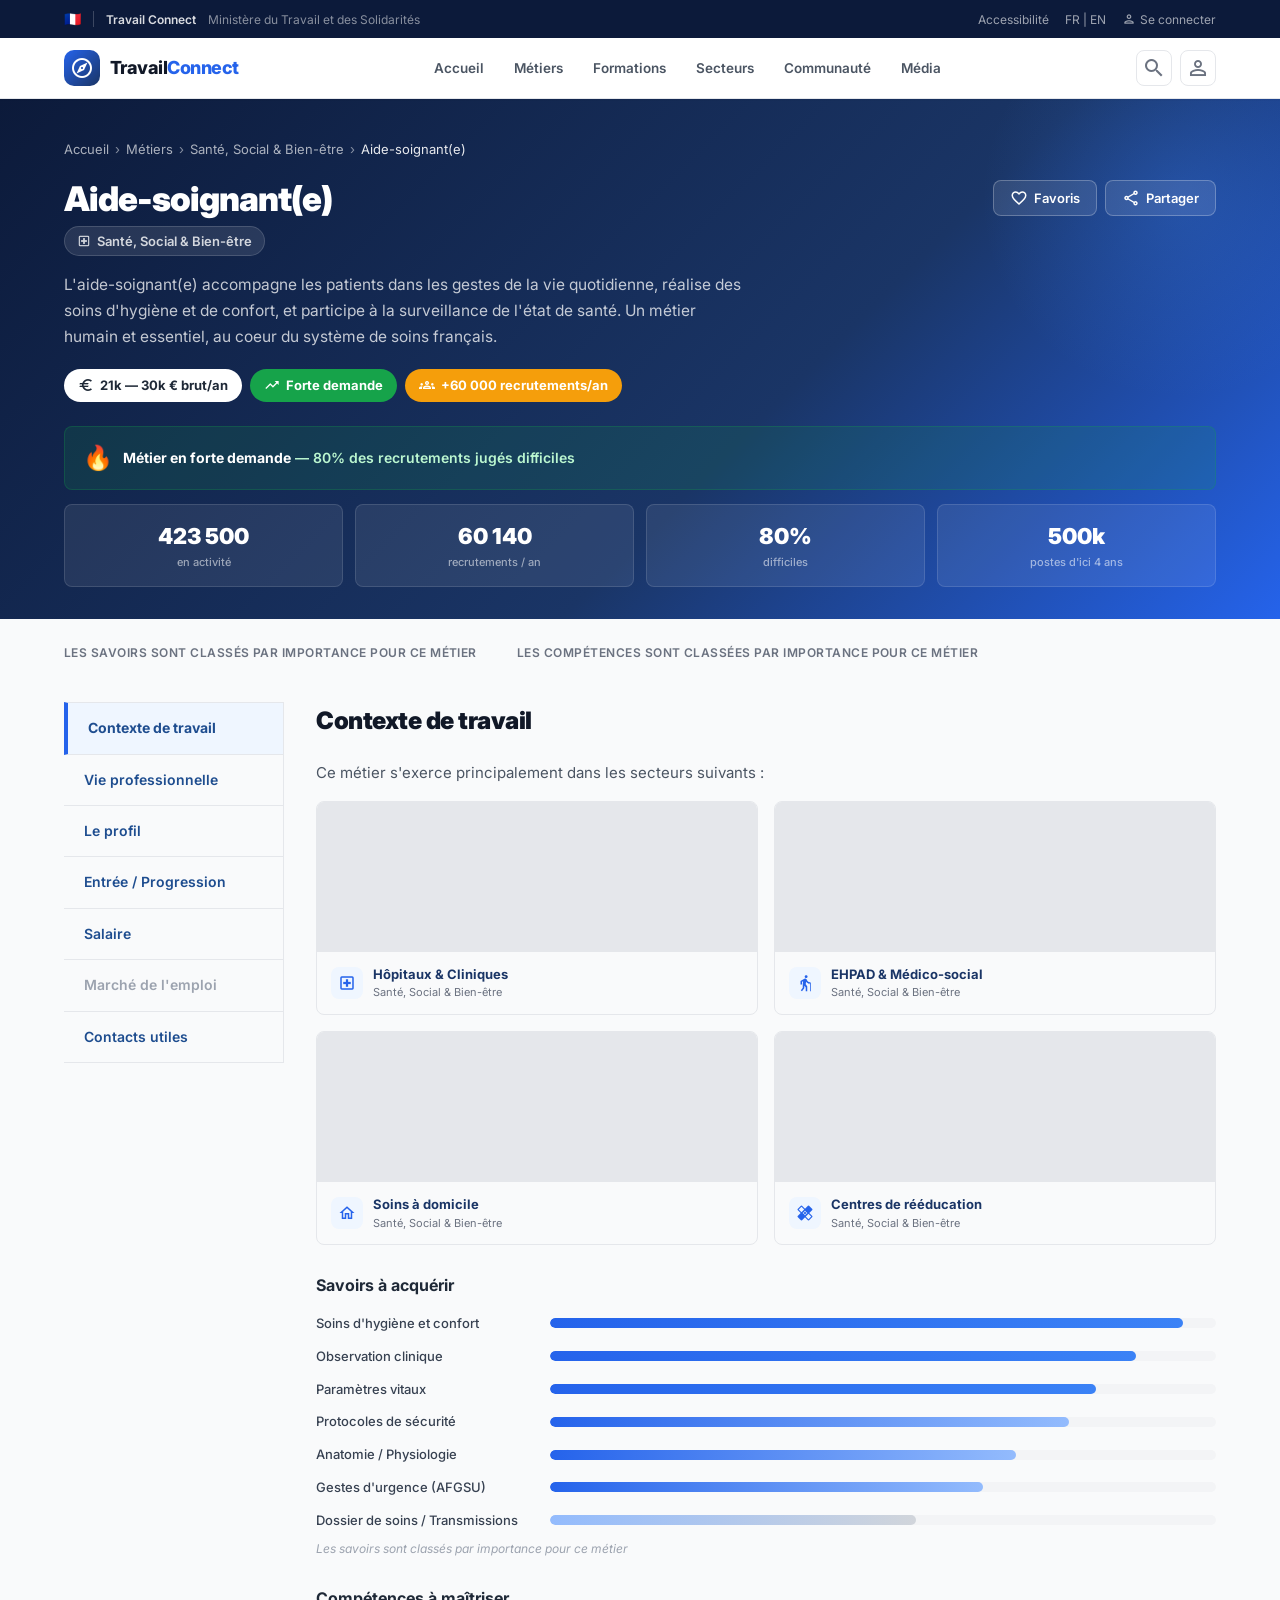
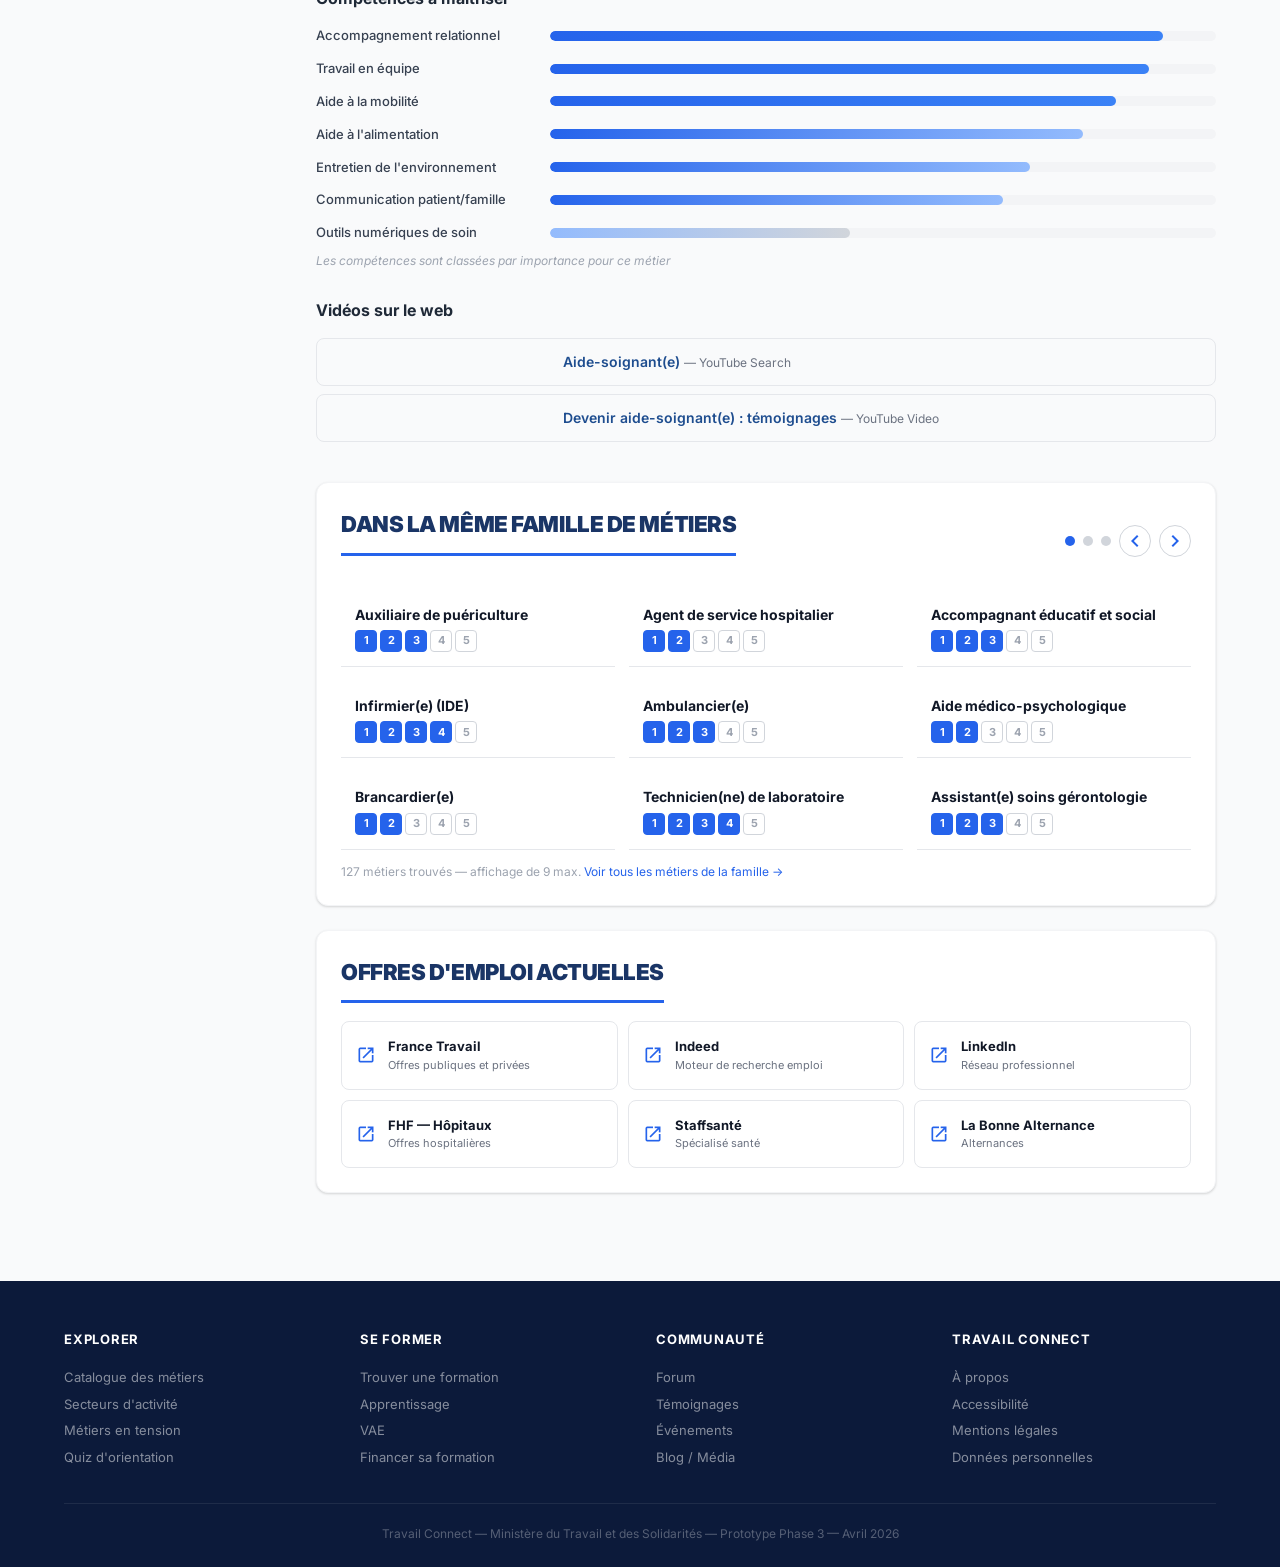
<file: metier-aide-soignant.html>
<!DOCTYPE html>
<html lang="fr">
<head>
<meta charset="UTF-8">
<meta name="viewport" content="width=device-width, initial-scale=1.0">
<title>Aide-soignant(e) — Travail Connect</title>
<link rel="preconnect" href="https://fonts.googleapis.com">
<link href="https://fonts.googleapis.com/css2?family=Inter:wght@400;500;600;700;800;900&display=swap" rel="stylesheet">
<link href="https://fonts.googleapis.com/icon?family=Material+Icons+Outlined" rel="stylesheet">
<style>
:root {
  --blue-900: #0c1a3a; --blue-700: #1a3566; --blue-600: #1e4d8f;
  --blue-500: #2563eb; --blue-400: #3b82f6; --blue-300: #93bbfd; --blue-100: #dbeafe; --blue-50: #eff6ff;
  --green-600: #16a34a; --green-100: #dcfce7;
  --orange-500: #f59e0b; --orange-100: #fef3c7;
  --red-500: #ef4444;
  --gray-900: #111827; --gray-800: #1f2937; --gray-700: #374151; --gray-600: #4b5563;
  --gray-500: #6b7280; --gray-400: #9ca3af; --gray-300: #d1d5db; --gray-200: #e5e7eb;
  --gray-100: #f3f4f6; --gray-50: #f9fafb; --white: #fff;
  --font: 'Inter', system-ui, -apple-system, sans-serif;
  --shadow-sm: 0 1px 2px rgba(0,0,0,.05);
  --shadow: 0 1px 3px rgba(0,0,0,.1), 0 1px 2px rgba(0,0,0,.06);
  --shadow-md: 0 4px 6px rgba(0,0,0,.07), 0 2px 4px rgba(0,0,0,.06);
  --r: 12px; --r-sm: 8px; --r-xs: 4px;
}
*, *::before, *::after { box-sizing: border-box; margin: 0; padding: 0; }
html { scroll-behavior: smooth; scroll-padding-top: 80px; }
body { font-family: var(--font); font-size: 15px; color: var(--gray-800); background: var(--gray-50); line-height: 1.6; -webkit-font-smoothing: antialiased; }
a { color: var(--blue-500); text-decoration: none; } a:hover { text-decoration: underline; }
ul { list-style: none; } img { max-width: 100%; display: block; }
button { cursor: pointer; font-family: var(--font); }
.container { max-width: 1200px; margin: 0 auto; padding: 0 24px; }

/* GOV BAR */
.gov-bar { background: var(--blue-900); padding: 8px 0; font-size: 12px; color: rgba(255,255,255,.6); }
.gov-bar .container { display: flex; align-items: center; justify-content: space-between; flex-wrap: wrap; gap: 8px; }
.gov-bar-left { display: flex; align-items: center; gap: 12px; }
.gov-bar-left .sep { width: 1px; height: 16px; background: rgba(255,255,255,.2); }
.gov-bar-left span { font-weight: 600; color: rgba(255,255,255,.85); }
.gov-bar-right { display: flex; align-items: center; gap: 16px; }
.gov-bar-right a { color: rgba(255,255,255,.6); font-size: 12px; } .gov-bar-right a:hover { color: #fff; text-decoration: none; }

/* HEADER */
.site-header { background: var(--white); border-bottom: 1px solid var(--gray-200); position: sticky; top: 0; z-index: 100; box-shadow: var(--shadow-sm); }
.header-inner { display: flex; align-items: center; justify-content: space-between; height: 60px; }
.logo { display: flex; align-items: center; gap: 10px; text-decoration: none; }
.logo-mark { width: 36px; height: 36px; background: linear-gradient(135deg, var(--blue-500), var(--blue-700)); border-radius: 10px; display: flex; align-items: center; justify-content: center; color: #fff; font-size: 20px; }
.logo-text { font-size: 18px; font-weight: 800; color: var(--gray-900); letter-spacing: -.03em; }
.logo-text span { color: var(--blue-500); }
.nav-main { display: flex; align-items: center; gap: 2px; }
.nav-link { padding: 8px 14px; font-size: 13.5px; font-weight: 600; color: var(--gray-600); border-radius: var(--r-sm); transition: all .15s; text-decoration: none; }
.nav-link:hover { background: var(--blue-50); color: var(--blue-600); text-decoration: none; }
.nav-link.active { background: var(--blue-500); color: #fff; }
.header-actions { display: flex; align-items: center; gap: 8px; }
.icon-btn { width: 36px; height: 36px; border: 1px solid var(--gray-200); border-radius: var(--r-sm); background: var(--white); display: flex; align-items: center; justify-content: center; color: var(--gray-500); font-size: 20px; transition: all .15s; }
.icon-btn:hover { border-color: var(--blue-300); color: var(--blue-500); background: var(--blue-50); }
.menu-toggle { display: none; background: none; border: none; font-size: 28px; color: var(--gray-700); }
@media (max-width: 900px) { .nav-main, .header-actions { display: none; } .menu-toggle { display: block; } }

/* HERO */
.career-hero { background: linear-gradient(135deg, var(--blue-900) 0%, var(--blue-700) 60%, var(--blue-500) 100%); padding: 40px 0 32px; position: relative; overflow: hidden; }
.career-hero::after { content: ''; position: absolute; right: -100px; top: -100px; width: 400px; height: 400px; border-radius: 50%; background: radial-gradient(circle, rgba(59,130,246,.25), transparent 70%); }
.hero-inner { position: relative; z-index: 1; }
.breadcrumb { display: flex; align-items: center; gap: 6px; font-size: 13px; color: rgba(255,255,255,.5); margin-bottom: 20px; flex-wrap: wrap; }
.breadcrumb a { color: rgba(255,255,255,.65); } .breadcrumb a:hover { color: #fff; }
.hero-top { display: flex; align-items: flex-start; justify-content: space-between; gap: 16px; flex-wrap: wrap; }
.hero-left { flex: 1; }
.hero-title { font-size: 34px; font-weight: 900; color: #fff; line-height: 1.1; letter-spacing: -.03em; margin-bottom: 8px; }
.hero-sector { display: inline-flex; align-items: center; gap: 6px; padding: 4px 12px; background: rgba(255,255,255,.1); border: 1px solid rgba(255,255,255,.15); border-radius: 20px; font-size: 13px; font-weight: 600; color: rgba(255,255,255,.8); margin-bottom: 16px; }
.hero-actions { display: flex; gap: 8px; flex-shrink: 0; }
.btn-hero { display: flex; align-items: center; gap: 6px; padding: 8px 16px; border-radius: var(--r-sm); font-size: 13px; font-weight: 600; border: 1px solid rgba(255,255,255,.25); background: rgba(255,255,255,.1); color: #fff; transition: all .2s; }
.btn-hero:hover { background: rgba(255,255,255,.2); }
.btn-hero .material-icons-outlined { font-size: 18px; }
.hero-desc { font-size: 15.5px; color: rgba(255,255,255,.75); line-height: 1.65; max-width: 680px; margin-bottom: 20px; }
.hero-pills { display: flex; flex-wrap: wrap; gap: 8px; }
.pill { display: inline-flex; align-items: center; gap: 6px; padding: 6px 14px; border-radius: 20px; font-size: 13px; font-weight: 700; }
.pill .material-icons-outlined { font-size: 16px; }
.pill-white { background: #fff; color: var(--gray-800); }
.pill-green { background: var(--green-600); color: #fff; }
.pill-orange { background: var(--orange-500); color: #fff; }
.hero-demand { margin-top: 24px; }
.hero-demand-banner { display: flex; align-items: center; gap: 10px; padding: 12px 18px; background: rgba(22,163,74,.15); border: 1px solid rgba(22,163,74,.25); border-radius: var(--r-sm); margin-bottom: 14px; font-size: 14px; font-weight: 600; color: #bbf7d0; }
.hero-demand-banner strong { color: #fff; }
.hero-stats-row { display: flex; gap: 12px; flex-wrap: wrap; }
.hero-stat { flex: 1; min-width: 100px; padding: 14px 16px; text-align: center; background: rgba(255,255,255,.08); border: 1px solid rgba(255,255,255,.12); border-radius: var(--r-sm); }
.hero-stat-val { font-size: 22px; font-weight: 900; color: #fff; }
.hero-stat-lbl { font-size: 11px; color: rgba(255,255,255,.55); font-weight: 500; }

/* ========== MAIN LAYOUT ========== */
.main-layout { display: grid; grid-template-columns: 220px 1fr; gap: 0; padding: 32px 0 64px; align-items: start; }
@media (max-width: 900px) { .main-layout { grid-template-columns: 1fr; } }

/* ========== SIDE NAV — like CareersPortal ========== */
.side-nav { position: sticky; top: 76px; border-right: 1px solid var(--gray-200); padding-right: 0; }
.side-nav-list { display: flex; flex-direction: column; }
.side-nav-link {
  display: block; padding: 14px 20px; font-size: 14px; font-weight: 600;
  color: var(--blue-600); border-bottom: 1px solid var(--gray-200);
  text-decoration: none; transition: all .1s; cursor: pointer;
}
.side-nav-link:first-child { border-top: 1px solid var(--gray-200); }
.side-nav-link:hover { background: var(--blue-50); text-decoration: none; }
.side-nav-link.active { background: var(--blue-50); color: var(--blue-600); font-weight: 700; border-left: 4px solid var(--blue-500); }
.side-nav-link.disabled { color: var(--gray-400); pointer-events: none; }
@media (max-width: 900px) { .side-nav { display: none; } }

/* ========== CONTENT PANELS ========== */
.content-col { padding-left: 32px; }
.panel { display: none; }
.panel.active { display: block; }
.panel-title { font-size: 24px; font-weight: 900; color: var(--gray-900); letter-spacing: -.02em; margin-bottom: 20px; }
.sub-title { font-size: 16px; font-weight: 700; color: var(--gray-800); margin: 28px 0 14px; }

/* ENV CARDS */
.env-grid { display: grid; grid-template-columns: repeat(2, 1fr); gap: 16px; margin-bottom: 24px; }
.env-card { border-radius: var(--r-sm); overflow: hidden; border: 1px solid var(--gray-200); transition: transform .15s, box-shadow .15s; }
.env-card:hover { transform: translateY(-2px); box-shadow: var(--shadow-md); }
.env-card-img { height: 150px; background-size: cover; background-position: center; background-color: var(--gray-200); }
.env-card-body { padding: 12px 14px; display: flex; align-items: center; gap: 10px; }
.env-card-icon { width: 32px; height: 32px; background: var(--blue-50); border-radius: 8px; display: flex; align-items: center; justify-content: center; flex-shrink: 0; }
.env-card-icon .material-icons-outlined { font-size: 18px; color: var(--blue-500); }
.env-card-text h4 { font-size: 13px; font-weight: 700; color: var(--blue-700); }
.env-card-text p { font-size: 11px; color: var(--gray-500); }

/* GAUGE BARS */
.gauge-list { display: flex; flex-direction: column; gap: 12px; }
.gauge-item { display: flex; align-items: center; gap: 14px; }
.gauge-label { min-width: 220px; font-size: 13px; font-weight: 500; color: var(--gray-700); }
.gauge-track { flex: 1; height: 10px; background: var(--gray-100); border-radius: 5px; overflow: hidden; }
.gauge-fill { height: 100%; border-radius: 5px; }
.gauge-fill.high { background: linear-gradient(90deg, var(--blue-500), var(--blue-400)); }
.gauge-fill.mid { background: linear-gradient(90deg, var(--blue-500), var(--blue-300)); }
.gauge-fill.low { background: linear-gradient(90deg, var(--blue-300), var(--gray-300)); }
.gauge-note { font-size: 12px; color: var(--gray-400); font-style: italic; margin-top: 8px; }
@media (max-width: 600px) { .gauge-label { min-width: 140px; font-size: 12px; } }

/* ACTIVITY BARS */
.activity-list { display: flex; flex-direction: column; gap: 10px; }
.activity-row { display: flex; align-items: center; gap: 14px; }
.activity-bar-track { width: 200px; height: 8px; background: var(--gray-100); border-radius: 4px; overflow: hidden; flex-shrink: 0; }
.activity-bar-fill { height: 100%; border-radius: 4px; background: linear-gradient(90deg, var(--blue-600), var(--blue-400)); }
.activity-name { font-size: 13px; color: var(--gray-700); font-weight: 500; }

/* TASK ITEMS */
.tasks-list { display: flex; flex-direction: column; gap: 6px; }
.task-item { display: flex; align-items: flex-start; gap: 12px; padding: 12px 14px; background: var(--gray-50); border-radius: var(--r-xs); border-left: 3px solid var(--blue-500); }
.task-num { min-width: 24px; height: 24px; background: var(--blue-500); color: #fff; border-radius: 50%; display: flex; align-items: center; justify-content: center; font-size: 11px; font-weight: 700; flex-shrink: 0; }
.task-text { font-size: 13.5px; line-height: 1.5; color: var(--gray-700); }

/* QUALITIES */
.qualities-grid { display: grid; grid-template-columns: repeat(auto-fill, minmax(200px, 1fr)); gap: 8px; margin-bottom: 16px; }
.quality-chip { display: flex; align-items: center; gap: 8px; padding: 10px 12px; background: var(--gray-50); border-radius: var(--r-xs); border: 1px solid var(--gray-200); }
.quality-chip .material-icons-outlined { font-size: 18px; color: var(--blue-500); }
.quality-chip span { font-size: 13px; font-weight: 600; color: var(--gray-700); }
.interest-block { padding: 16px; background: var(--blue-50); border-radius: var(--r-sm); border-left: 4px solid var(--blue-500); }
.interest-block h4 { font-size: 14px; font-weight: 700; color: var(--blue-700); margin-bottom: 6px; }
.interest-block p { font-size: 13px; color: var(--gray-600); line-height: 1.5; }

/* TIMELINE */
.timeline { position: relative; padding-left: 24px; }
.timeline::before { content: ''; position: absolute; left: 8px; top: 0; bottom: 0; width: 2px; background: var(--blue-100); }
.timeline-item { position: relative; margin-bottom: 22px; }
.timeline-item::before { content: ''; position: absolute; left: -19px; top: 5px; width: 10px; height: 10px; border-radius: 50%; background: var(--blue-500); border: 2px solid var(--white); box-shadow: 0 0 0 2px var(--blue-200); }
.timeline-item h4 { font-size: 14px; font-weight: 700; color: var(--gray-900); margin-bottom: 3px; }
.timeline-item p { font-size: 13px; color: var(--gray-600); line-height: 1.5; }
.timeline-tags { display: flex; flex-wrap: wrap; gap: 5px; margin-top: 6px; }
.tag { display: inline-flex; padding: 2px 8px; border-radius: 4px; font-size: 11px; font-weight: 700; }
.tag-blue { background: var(--blue-100); color: var(--blue-600); }
.tag-green { background: var(--green-100); color: var(--green-600); }
.tag-orange { background: var(--orange-100); color: #b07800; }

/* SALARY */
.salary-range-visual { display: flex; align-items: center; gap: 16px; padding: 20px; background: linear-gradient(135deg, var(--blue-50), var(--gray-50)); border-radius: var(--r-sm); margin-bottom: 16px; }
.salary-val { font-size: 26px; font-weight: 900; color: var(--blue-600); }
.salary-lbl { font-size: 11px; color: var(--gray-500); }
.salary-bar-outer { flex: 1; height: 10px; background: var(--gray-200); border-radius: 5px; }
.salary-bar-inner { height: 100%; background: linear-gradient(90deg, var(--blue-400), var(--blue-600)); border-radius: 5px; }
.salary-table { width: 100%; border-collapse: separate; border-spacing: 0; border-radius: var(--r-sm); overflow: hidden; border: 1px solid var(--gray-200); }
.salary-table th { background: var(--blue-900); color: #fff; padding: 10px 14px; font-size: 12px; font-weight: 700; text-align: left; }
.salary-table td { padding: 10px 14px; font-size: 13px; border-bottom: 1px solid var(--gray-100); }
.salary-table tr:last-child td { border-bottom: none; }
.salary-table tr:nth-child(even) td { background: var(--gray-50); }
.salary-highlight { font-weight: 700; color: var(--blue-600); }

/* CONTACTS */
.contacts-grid { display: grid; grid-template-columns: repeat(auto-fill, minmax(260px, 1fr)); gap: 10px; }
.contact-card { padding: 14px; background: var(--white); border: 1px solid var(--gray-200); border-radius: var(--r-sm); transition: border-color .15s; }
.contact-card:hover { border-color: var(--blue-300); }
.contact-card h4 { font-size: 13px; font-weight: 700; color: var(--blue-700); margin-bottom: 4px; }
.contact-card p { font-size: 12px; color: var(--gray-500); margin-bottom: 3px; }
.contact-card a { font-size: 12px; font-weight: 600; }

/* VIDEO LINKS */
.video-list { display: flex; flex-direction: column; gap: 8px; }
.video-link { display: flex; align-items: center; gap: 10px; padding: 12px 16px; border: 1px solid var(--gray-200); border-radius: var(--r-sm); text-decoration: none; color: var(--gray-800); transition: all .15s; }
.video-link:hover { border-color: var(--blue-400); background: var(--blue-50); text-decoration: none; }
.video-link .material-icons-outlined { font-size: 20px; color: var(--blue-500); }
.video-link-text { font-size: 14px; font-weight: 600; color: var(--blue-600); }
.video-link-source { font-size: 12px; color: var(--gray-500); font-weight: 400; }

/* ========== ALWAYS-VISIBLE SECTIONS ========== */
.always-visible { margin-top: 40px; }
.section-card { background: var(--white); border-radius: var(--r); box-shadow: var(--shadow); padding: 24px; border: 1px solid var(--gray-100); margin-bottom: 24px; }
.section-title { font-size: 22px; font-weight: 900; color: var(--blue-700); letter-spacing: -.02em; margin-bottom: 18px; text-transform: uppercase; border-bottom: 3px solid var(--blue-500); padding-bottom: 10px; display: inline-block; }
.related-grid { display: grid; grid-template-columns: repeat(3, 1fr); gap: 14px; }
.related-card { padding: 14px; border-bottom: 1px solid var(--gray-200); text-decoration: none; color: var(--gray-800); transition: all .15s; }
.related-card:hover { background: var(--gray-50); text-decoration: none; }
.related-card h4 { font-size: 14px; font-weight: 700; color: var(--gray-900); margin-bottom: 4px; }
.related-zone { display: flex; gap: 3px; }
.zone-dot { width: 22px; height: 22px; border-radius: 4px; display: flex; align-items: center; justify-content: center; font-size: 11px; font-weight: 700; border: 1px solid var(--gray-300); color: var(--gray-400); }
.zone-dot.filled { background: var(--blue-500); color: #fff; border-color: var(--blue-500); }
.carousel-header { display: flex; align-items: center; justify-content: space-between; margin-bottom: 16px; }
.carousel-dots { display: flex; align-items: center; gap: 8px; }
.carousel-dot { width: 10px; height: 10px; border-radius: 50%; background: var(--gray-300); }
.carousel-dot.active { background: var(--blue-500); }
.carousel-btn { width: 32px; height: 32px; border-radius: 50%; border: 1px solid var(--gray-300); background: var(--white); display: flex; align-items: center; justify-content: center; color: var(--blue-500); font-size: 18px; cursor: pointer; transition: all .15s; }
.carousel-btn:hover { background: var(--blue-50); border-color: var(--blue-400); }
.offers-grid { display: grid; grid-template-columns: repeat(auto-fill, minmax(220px, 1fr)); gap: 10px; }
.offer-card { display: flex; align-items: center; gap: 12px; padding: 14px; background: var(--white); border: 1px solid var(--gray-200); border-radius: var(--r-sm); text-decoration: none; color: var(--gray-800); transition: all .15s; }
.offer-card:hover { border-color: var(--blue-400); box-shadow: var(--shadow); text-decoration: none; }
.offer-card .material-icons-outlined { font-size: 20px; color: var(--blue-500); flex-shrink: 0; }
.offer-card-text h4 { font-size: 13px; font-weight: 700; color: var(--gray-900); }
.offer-card-text p { font-size: 11px; color: var(--gray-500); }

/* FOOTER */
.site-footer { background: var(--blue-900); color: rgba(255,255,255,.6); padding: 48px 0 24px; }
.footer-grid { display: grid; grid-template-columns: repeat(auto-fit, minmax(180px, 1fr)); gap: 32px; margin-bottom: 32px; }
.footer-col h4 { font-size: 13px; font-weight: 700; color: #fff; margin-bottom: 14px; text-transform: uppercase; letter-spacing: .06em; }
.footer-col a { display: block; padding: 3px 0; color: rgba(255,255,255,.5); font-size: 13px; } .footer-col a:hover { color: var(--blue-300); text-decoration: none; }
.footer-bottom { border-top: 1px solid rgba(255,255,255,.08); padding-top: 20px; text-align: center; font-size: 12px; color: rgba(255,255,255,.3); }
</style>
</head>
<body>

<!-- GOV BAR -->
<div class="gov-bar">
  <div class="container">
    <div class="gov-bar-left">
      <span style="font-size:14px; color:#fff;">&#127467;&#127479;</span>
      <div class="sep"></div>
      <span>Travail Connect</span>
      <span style="font-weight:400; opacity:.6;">Ministère du Travail et des Solidarités</span>
    </div>
    <div class="gov-bar-right">
      <a href="#">Accessibilité</a>
      <a href="#">FR | EN</a>
      <a href="#" style="display:flex;align-items:center;gap:4px;"><span class="material-icons-outlined" style="font-size:14px;">person</span> Se connecter</a>
    </div>
  </div>
</div>

<!-- HEADER -->
<header class="site-header">
  <div class="container header-inner">
    <a href="index.html" class="logo">
      <div class="logo-mark"><span class="material-icons-outlined">explore</span></div>
      <div class="logo-text">Travail<span>Connect</span></div>
    </a>
    <nav class="nav-main">
      <a href="index.html" class="nav-link">Accueil</a>
      <a href="#" class="nav-link">Métiers</a>
      <a href="#" class="nav-link">Formations</a>
      <a href="#" class="nav-link">Secteurs</a>
      <a href="#" class="nav-link">Communauté</a>
      <a href="#" class="nav-link">Média</a>
    </nav>
    <div class="header-actions">
      <button class="icon-btn"><span class="material-icons-outlined">search</span></button>
      <button class="icon-btn"><span class="material-icons-outlined">person_outline</span></button>
    </div>
    <button class="menu-toggle"><span class="material-icons-outlined">menu</span></button>
  </div>
</header>

<!-- HERO -->
<section class="career-hero">
  <div class="container hero-inner">
    <div class="breadcrumb">
      <a href="index.html">Accueil</a> <span>›</span>
      <a href="#">Métiers</a> <span>›</span>
      <a href="#">Santé, Social & Bien-être</a> <span>›</span>
      <span style="color:rgba(255,255,255,.9);">Aide-soignant(e)</span>
    </div>
    <div class="hero-top">
      <div class="hero-left">
        <h1 class="hero-title">Aide-soignant(e)</h1>
        <div class="hero-sector"><span class="material-icons-outlined" style="font-size:14px;">local_hospital</span> Santé, Social & Bien-être</div>
        <p class="hero-desc">L'aide-soignant(e) accompagne les patients dans les gestes de la vie quotidienne, réalise des soins d'hygiène et de confort, et participe à la surveillance de l'état de santé. Un métier humain et essentiel, au coeur du système de soins français.</p>
        <div class="hero-pills">
          <span class="pill pill-white"><span class="material-icons-outlined">euro</span> 21k — 30k € brut/an</span>
          <span class="pill pill-green"><span class="material-icons-outlined">trending_up</span> Forte demande</span>
          <span class="pill pill-orange"><span class="material-icons-outlined">groups</span> +60 000 recrutements/an</span>
        </div>
      </div>
      <div class="hero-actions">
        <button class="btn-hero" onclick="this.querySelector('.material-icons-outlined').textContent = this.querySelector('.material-icons-outlined').textContent === 'favorite_border' ? 'favorite' : 'favorite_border'"><span class="material-icons-outlined">favorite_border</span> Favoris</button>
        <button class="btn-hero"><span class="material-icons-outlined">share</span> Partager</button>
      </div>
    </div>
    <div class="hero-demand">
      <div class="hero-demand-banner"><span style="font-size:24px;">&#128293;</span><div><strong>Métier en forte demande</strong> — 80% des recrutements jugés difficiles</div></div>
      <div class="hero-stats-row">
        <div class="hero-stat"><div class="hero-stat-val">423 500</div><div class="hero-stat-lbl">en activité</div></div>
        <div class="hero-stat"><div class="hero-stat-val">60 140</div><div class="hero-stat-lbl">recrutements / an</div></div>
        <div class="hero-stat"><div class="hero-stat-val">80%</div><div class="hero-stat-lbl">difficiles</div></div>
        <div class="hero-stat"><div class="hero-stat-val">500k</div><div class="hero-stat-lbl">postes d'ici 4 ans</div></div>
      </div>
    </div>
  </div>
</section>

<!-- ========== KNOWLEDGE & SKILLS STRIP (toujours visible, hors layout) ========== -->
<div class="container" style="margin-top:24px; margin-bottom:8px;">
  <div style="display:flex; gap:40px; flex-wrap:wrap; font-size:12px; color:var(--gray-500); font-weight:600; text-transform:uppercase; letter-spacing:.04em;">
    <span>Les savoirs sont classés par importance pour ce métier</span>
    <span>Les compétences sont classées par importance pour ce métier</span>
  </div>
</div>

<!-- ========== MAIN LAYOUT ========== -->
<div class="container">
  <div class="main-layout">

    <!-- SIDE NAV -->
    <nav class="side-nav">
      <div class="side-nav-list">
        <a class="side-nav-link active" onclick="showPanel('context')">Contexte de travail</a>
        <a class="side-nav-link" onclick="showPanel('vie-pro')">Vie professionnelle</a>
        <a class="side-nav-link" onclick="showPanel('profil')">Le profil</a>
        <a class="side-nav-link" onclick="showPanel('formation')">Entrée / Progression</a>
        <a class="side-nav-link" onclick="showPanel('salaire')">Salaire</a>
        <a class="side-nav-link disabled">Marché de l'emploi</a>
        <a class="side-nav-link" onclick="showPanel('contacts')">Contacts utiles</a>
      </div>
    </nav>

    <!-- CONTENT PANELS -->
    <div class="content-col">

      <!-- PANEL: CONTEXTE -->
      <div class="panel active" id="panel-context">
        <h2 class="panel-title">Contexte de travail</h2>
        <p style="color:var(--gray-600); margin-bottom:16px;">Ce métier s'exerce principalement dans les secteurs suivants :</p>
        <div class="env-grid">
          <div class="env-card">
            <div class="env-card-img" style="background-image:url('https://images.unsplash.com/photo-1519494026892-80bbd2d6fd0d?w=400&h=260&fit=crop')"></div>
            <div class="env-card-body"><div class="env-card-icon"><span class="material-icons-outlined">local_hospital</span></div><div class="env-card-text"><h4>Hôpitaux & Cliniques</h4><p>Santé, Social & Bien-être</p></div></div>
          </div>
          <div class="env-card">
            <div class="env-card-img" style="background-image:url('https://images.unsplash.com/photo-1576091160550-2173dba999ef?w=400&h=260&fit=crop')"></div>
            <div class="env-card-body"><div class="env-card-icon"><span class="material-icons-outlined">elderly</span></div><div class="env-card-text"><h4>EHPAD & Médico-social</h4><p>Santé, Social & Bien-être</p></div></div>
          </div>
          <div class="env-card">
            <div class="env-card-img" style="background-image:url('https://images.unsplash.com/photo-1584515933487-779824d29309?w=400&h=260&fit=crop')"></div>
            <div class="env-card-body"><div class="env-card-icon"><span class="material-icons-outlined">home</span></div><div class="env-card-text"><h4>Soins à domicile</h4><p>Santé, Social & Bien-être</p></div></div>
          </div>
          <div class="env-card">
            <div class="env-card-img" style="background-image:url('https://images.unsplash.com/photo-1582750433449-648ed127bb54?w=400&h=260&fit=crop')"></div>
            <div class="env-card-body"><div class="env-card-icon"><span class="material-icons-outlined">healing</span></div><div class="env-card-text"><h4>Centres de rééducation</h4><p>Santé, Social & Bien-être</p></div></div>
          </div>
        </div>

        <h3 class="sub-title">Savoirs à acquérir</h3>
        <div class="gauge-list">
          <div class="gauge-item"><span class="gauge-label">Soins d'hygiène et confort</span><div class="gauge-track"><div class="gauge-fill high" style="width:95%"></div></div></div>
          <div class="gauge-item"><span class="gauge-label">Observation clinique</span><div class="gauge-track"><div class="gauge-fill high" style="width:88%"></div></div></div>
          <div class="gauge-item"><span class="gauge-label">Paramètres vitaux</span><div class="gauge-track"><div class="gauge-fill high" style="width:82%"></div></div></div>
          <div class="gauge-item"><span class="gauge-label">Protocoles de sécurité</span><div class="gauge-track"><div class="gauge-fill mid" style="width:78%"></div></div></div>
          <div class="gauge-item"><span class="gauge-label">Anatomie / Physiologie</span><div class="gauge-track"><div class="gauge-fill mid" style="width:70%"></div></div></div>
          <div class="gauge-item"><span class="gauge-label">Gestes d'urgence (AFGSU)</span><div class="gauge-track"><div class="gauge-fill mid" style="width:65%"></div></div></div>
          <div class="gauge-item"><span class="gauge-label">Dossier de soins / Transmissions</span><div class="gauge-track"><div class="gauge-fill low" style="width:55%"></div></div></div>
        </div>
        <p class="gauge-note">Les savoirs sont classés par importance pour ce métier</p>

        <h3 class="sub-title">Compétences à maîtriser</h3>
        <div class="gauge-list">
          <div class="gauge-item"><span class="gauge-label">Accompagnement relationnel</span><div class="gauge-track"><div class="gauge-fill high" style="width:92%"></div></div></div>
          <div class="gauge-item"><span class="gauge-label">Travail en équipe</span><div class="gauge-track"><div class="gauge-fill high" style="width:90%"></div></div></div>
          <div class="gauge-item"><span class="gauge-label">Aide à la mobilité</span><div class="gauge-track"><div class="gauge-fill high" style="width:85%"></div></div></div>
          <div class="gauge-item"><span class="gauge-label">Aide à l'alimentation</span><div class="gauge-track"><div class="gauge-fill mid" style="width:80%"></div></div></div>
          <div class="gauge-item"><span class="gauge-label">Entretien de l'environnement</span><div class="gauge-track"><div class="gauge-fill mid" style="width:72%"></div></div></div>
          <div class="gauge-item"><span class="gauge-label">Communication patient/famille</span><div class="gauge-track"><div class="gauge-fill mid" style="width:68%"></div></div></div>
          <div class="gauge-item"><span class="gauge-label">Outils numériques de soin</span><div class="gauge-track"><div class="gauge-fill low" style="width:45%"></div></div></div>
        </div>
        <p class="gauge-note">Les compétences sont classées par importance pour ce métier</p>

        <h3 class="sub-title">Vidéos sur le web</h3>
        <div class="video-list">
          <a href="https://www.youtube.com/results?search_query=aide+soignant+métier" target="_blank" class="video-link"><span class="material-icons-outlined">play_circle</span><span class="video-link-text">Aide-soignant(e) <span class="video-link-source">— YouTube Search</span></span></a>
          <a href="https://www.youtube.com/results?search_query=devenir+aide+soignant" target="_blank" class="video-link"><span class="material-icons-outlined">play_circle</span><span class="video-link-text">Devenir aide-soignant(e) : témoignages <span class="video-link-source">— YouTube Video</span></span></a>
        </div>
      </div>

      <!-- PANEL: VIE PRO -->
      <div class="panel" id="panel-vie-pro">
        <h2 class="panel-title">Vie professionnelle</h2>
        <h3 class="sub-title" style="margin-top:0;">Activités les plus fréquentes</h3>
        <div class="activity-list" style="margin-bottom:24px;">
          <div class="activity-row"><div class="activity-bar-track"><div class="activity-bar-fill" style="width:95%"></div></div><span class="activity-name">Soins d'hygiène et de confort</span></div>
          <div class="activity-row"><div class="activity-bar-track"><div class="activity-bar-fill" style="width:90%"></div></div><span class="activity-name">Surveillance de l'état de santé</span></div>
          <div class="activity-row"><div class="activity-bar-track"><div class="activity-bar-fill" style="width:88%"></div></div><span class="activity-name">Aide à la mobilité et transferts</span></div>
          <div class="activity-row"><div class="activity-bar-track"><div class="activity-bar-fill" style="width:85%"></div></div><span class="activity-name">Aide aux repas et hydratation</span></div>
          <div class="activity-row"><div class="activity-bar-track"><div class="activity-bar-fill" style="width:80%"></div></div><span class="activity-name">Mesure des paramètres vitaux</span></div>
          <div class="activity-row"><div class="activity-bar-track"><div class="activity-bar-fill" style="width:75%"></div></div><span class="activity-name">Entretien de l'environnement</span></div>
          <div class="activity-row"><div class="activity-bar-track"><div class="activity-bar-fill" style="width:70%"></div></div><span class="activity-name">Transmissions écrites et orales</span></div>
          <div class="activity-row"><div class="activity-bar-track"><div class="activity-bar-fill" style="width:50%"></div></div><span class="activity-name">Animation et stimulation cognitive</span></div>
        </div>
        <h3 class="sub-title">Une journée type</h3>
        <div class="tasks-list">
          <div class="task-item"><span class="task-num">1</span><span class="task-text"><strong>Prise de poste (6h30) :</strong> relève, lecture des transmissions, état des patients.</span></div>
          <div class="task-item"><span class="task-num">2</span><span class="task-text"><strong>Tour du matin :</strong> aide au lever, toilettes, habillage, petit-déjeuner, constantes.</span></div>
          <div class="task-item"><span class="task-num">3</span><span class="task-text"><strong>Soins :</strong> réfection des lits, nursing, aide à la prise de médicaments sous contrôle infirmier.</span></div>
          <div class="task-item"><span class="task-num">4</span><span class="task-text"><strong>Repas de midi :</strong> aide à l'alimentation, surveillance de l'hydratation.</span></div>
          <div class="task-item"><span class="task-num">5</span><span class="task-text"><strong>Après-midi :</strong> activités d'animation, accompagnement en consultation.</span></div>
          <div class="task-item"><span class="task-num">6</span><span class="task-text"><strong>Fin de poste (14h30) :</strong> transmissions écrites et orales, relève.</span></div>
        </div>
      </div>

      <!-- PANEL: PROFIL -->
      <div class="panel" id="panel-profil">
        <h2 class="panel-title">Le profil type</h2>
        <p style="color:var(--gray-600); margin-bottom:16px;">Bonne condition physique indispensable. Vous devez pouvoir travailler en autonomie tout en suivant rigoureusement les protocoles de sécurité.</p>
        <div class="qualities-grid">
          <div class="quality-chip"><span class="material-icons-outlined">favorite</span><span>Empathie et bienveillance</span></div>
          <div class="quality-chip"><span class="material-icons-outlined">visibility</span><span>Sens de l'observation</span></div>
          <div class="quality-chip"><span class="material-icons-outlined">self_improvement</span><span>Patience et calme</span></div>
          <div class="quality-chip"><span class="material-icons-outlined">forum</span><span>Aisance relationnelle</span></div>
          <div class="quality-chip"><span class="material-icons-outlined">verified</span><span>Rigueur et fiabilité</span></div>
          <div class="quality-chip"><span class="material-icons-outlined">fitness_center</span><span>Résistance physique</span></div>
          <div class="quality-chip"><span class="material-icons-outlined">groups</span><span>Esprit d'équipe</span></div>
          <div class="quality-chip"><span class="material-icons-outlined">psychology</span><span>Gestion du stress</span></div>
        </div>
        <div class="interest-block">
          <h4>&#9879; Profil Social</h4>
          <p>Les personnes de type « Social » aiment aider les autres, travailler en équipe et être à l'écoute. Elles sont attirées par les métiers du soin, du contact humain et de l'accompagnement.</p>
        </div>
      </div>

      <!-- PANEL: FORMATION -->
      <div class="panel" id="panel-formation">
        <h2 class="panel-title">Entrée / Progression</h2>
        <h3 class="sub-title" style="margin-top:0;">Parcours de formation</h3>
        <div class="timeline">
          <div class="timeline-item"><h4>Formation initiale DEAS</h4><p>11 mois en IFAS. Sélection sur dossier + entretien. Accessible dès 17 ans, sans diplôme requis.</p><div class="timeline-tags"><span class="tag tag-blue">11 mois</span><span class="tag tag-green">Aucun diplôme requis</span><span class="tag tag-orange">7 800 — 10 000 €</span></div></div>
          <div class="timeline-item"><h4>VAE — Validation des Acquis</h4><p>1 607 heures d'expérience dans le soin pour obtenir le DEAS par la VAE.</p><div class="timeline-tags"><span class="tag tag-blue">1 607h d'expérience</span><span class="tag tag-green">CPF finançable</span></div></div>
          <div class="timeline-item"><h4>Apprentissage</h4><p>Formation en alternance rémunérée. De 17 à 29 ans (sans limite d'âge pour TH).</p><div class="timeline-tags"><span class="tag tag-blue">18 mois</span><span class="tag tag-green">Rémunéré</span></div></div>
        </div>
        <h3 class="sub-title">Évolutions de carrière</h3>
        <div class="timeline">
          <div class="timeline-item"><h4>Infirmier(e) (IDE)</h4><p>Passerelle : 3 mois prépa + 2e année IFSI. Condition : 3 ans d'expérience + AFGSU2.</p><div class="timeline-tags"><span class="tag tag-blue">Bac+3</span><span class="tag tag-green">Passerelle AS</span></div></div>
          <div class="timeline-item"><h4>Auxiliaire de puériculture</h4><p>Dispenses de modules grâce au DEAS. Spécialisation petite enfance.</p><div class="timeline-tags"><span class="tag tag-blue">Dispenses modules</span></div></div>
          <div class="timeline-item"><h4>Assistant(e) soins en gérontologie</h4><p>Formation complémentaire de 140h pour les maladies neurodégénératives.</p><div class="timeline-tags"><span class="tag tag-orange">140h complémentaires</span></div></div>
        </div>
      </div>

      <!-- PANEL: SALAIRE -->
      <div class="panel" id="panel-salaire">
        <h2 class="panel-title">Salaire</h2>
        <div class="salary-range-visual">
          <div><div class="salary-val">21k€</div><div class="salary-lbl">Débutant</div></div>
          <div class="salary-bar-outer"><div class="salary-bar-inner" style="width:100%"></div></div>
          <div><div class="salary-val">32k€</div><div class="salary-lbl">Expérimenté</div></div>
        </div>
        <table class="salary-table">
          <thead><tr><th>Expérience</th><th>Public (net/mois)</th><th>Privé (net/mois)</th><th>Brut annuel</th></tr></thead>
          <tbody>
            <tr><td>Débutant</td><td><span class="salary-highlight">1 700 — 1 800 €</span></td><td><span class="salary-highlight">1 600 — 1 700 €</span></td><td>~21k — 23k €</td></tr>
            <tr><td>Confirmé (5-10 ans)</td><td><span class="salary-highlight">1 850 — 2 100 €</span></td><td><span class="salary-highlight">1 800 — 2 000 €</span></td><td>~24k — 27k €</td></tr>
            <tr><td>Expérimenté (15+ ans)</td><td><span class="salary-highlight">2 100 — 2 500 €</span></td><td><span class="salary-highlight">2 000 — 2 300 €</span></td><td>~27k — 32k €</td></tr>
          </tbody>
        </table>
        <p style="margin-top:12px; font-size:11px; color:var(--gray-400);">Sources : grille FPH 2026, Dares, Ségur. Inclut prime Ségur. MAJ : avril 2026.</p>
      </div>

      <!-- PANEL: CONTACTS -->
      <div class="panel" id="panel-contacts">
        <h2 class="panel-title">Contacts utiles</h2>
        <div class="contacts-grid">
          <div class="contact-card"><h4>France Travail</h4><p>Accompagnement emploi — Tél : 3949</p><a href="https://www.francetravail.fr" target="_blank">francetravail.fr &#8594;</a></div>
          <div class="contact-card"><h4>Mon CEP</h4><p>Conseil en évolution pro — Tél : 1 800 900 175</p><a href="https://www.mon-cep.org" target="_blank">mon-cep.org &#8594;</a></div>
          <div class="contact-card"><h4>Mon Compte Formation</h4><p>Solde CPF et formations éligibles.</p><a href="https://www.moncompteformation.gouv.fr" target="_blank">moncompteformation.gouv.fr &#8594;</a></div>
          <div class="contact-card"><h4>France VAE</h4><p>Validez votre expérience en diplôme.</p><a href="https://www.vae.gouv.fr" target="_blank">vae.gouv.fr &#8594;</a></div>
          <div class="contact-card"><h4>FNAAS</h4><p>Fédération nationale des aides-soignants.</p><a href="https://www.fnaas.fr" target="_blank">fnaas.fr &#8594;</a></div>
          <div class="contact-card"><h4>Ministère de la Santé</h4><p>Informations officielles sur la formation DEAS.</p><a href="https://sante.gouv.fr" target="_blank">sante.gouv.fr &#8594;</a></div>
        </div>
      </div>

      <!-- ===== TOUJOURS VISIBLE : FAMILLE + OFFRES ===== -->
      <div class="always-visible">

        <!-- DANS LA MÊME FAMILLE DE MÉTIERS -->
        <div class="section-card">
          <div class="carousel-header">
            <h2 class="section-title">DANS LA MÊME FAMILLE DE MÉTIERS</h2>
            <div class="carousel-dots">
              <span class="carousel-dot active"></span><span class="carousel-dot"></span><span class="carousel-dot"></span>
              <button class="carousel-btn"><span class="material-icons-outlined">chevron_left</span></button>
              <button class="carousel-btn"><span class="material-icons-outlined">chevron_right</span></button>
            </div>
          </div>
          <div class="related-grid">
            <a href="#" class="related-card"><h4>Auxiliaire de puériculture</h4><div class="related-zone"><span class="zone-dot filled">1</span><span class="zone-dot filled">2</span><span class="zone-dot filled">3</span><span class="zone-dot">4</span><span class="zone-dot">5</span></div></a>
            <a href="#" class="related-card"><h4>Agent de service hospitalier</h4><div class="related-zone"><span class="zone-dot filled">1</span><span class="zone-dot filled">2</span><span class="zone-dot">3</span><span class="zone-dot">4</span><span class="zone-dot">5</span></div></a>
            <a href="#" class="related-card"><h4>Accompagnant éducatif et social</h4><div class="related-zone"><span class="zone-dot filled">1</span><span class="zone-dot filled">2</span><span class="zone-dot filled">3</span><span class="zone-dot">4</span><span class="zone-dot">5</span></div></a>
            <a href="#" class="related-card"><h4>Infirmier(e) (IDE)</h4><div class="related-zone"><span class="zone-dot filled">1</span><span class="zone-dot filled">2</span><span class="zone-dot filled">3</span><span class="zone-dot filled">4</span><span class="zone-dot">5</span></div></a>
            <a href="#" class="related-card"><h4>Ambulancier(e)</h4><div class="related-zone"><span class="zone-dot filled">1</span><span class="zone-dot filled">2</span><span class="zone-dot filled">3</span><span class="zone-dot">4</span><span class="zone-dot">5</span></div></a>
            <a href="#" class="related-card"><h4>Aide médico-psychologique</h4><div class="related-zone"><span class="zone-dot filled">1</span><span class="zone-dot filled">2</span><span class="zone-dot">3</span><span class="zone-dot">4</span><span class="zone-dot">5</span></div></a>
            <a href="#" class="related-card"><h4>Brancardier(e)</h4><div class="related-zone"><span class="zone-dot filled">1</span><span class="zone-dot filled">2</span><span class="zone-dot">3</span><span class="zone-dot">4</span><span class="zone-dot">5</span></div></a>
            <a href="#" class="related-card"><h4>Technicien(ne) de laboratoire</h4><div class="related-zone"><span class="zone-dot filled">1</span><span class="zone-dot filled">2</span><span class="zone-dot filled">3</span><span class="zone-dot filled">4</span><span class="zone-dot">5</span></div></a>
            <a href="#" class="related-card"><h4>Assistant(e) soins gérontologie</h4><div class="related-zone"><span class="zone-dot filled">1</span><span class="zone-dot filled">2</span><span class="zone-dot filled">3</span><span class="zone-dot">4</span><span class="zone-dot">5</span></div></a>
          </div>
          <p style="margin-top:12px; font-size:12px; color:var(--gray-400);">127 métiers trouvés — affichage de 9 max. <a href="#">Voir tous les métiers de la famille &#8594;</a></p>
        </div>

        <!-- OFFRES D'EMPLOI -->
        <div class="section-card">
          <h2 class="section-title">OFFRES D'EMPLOI ACTUELLES</h2>
          <div class="offers-grid">
            <a href="https://candidat.francetravail.fr/offres/recherche?motsCles=aide-soignant" target="_blank" rel="noopener" class="offer-card"><span class="material-icons-outlined">open_in_new</span><div class="offer-card-text"><h4>France Travail</h4><p>Offres publiques et privées</p></div></a>
            <a href="https://www.indeed.fr/emplois?q=aide+soignant" target="_blank" rel="noopener" class="offer-card"><span class="material-icons-outlined">open_in_new</span><div class="offer-card-text"><h4>Indeed</h4><p>Moteur de recherche emploi</p></div></a>
            <a href="https://www.linkedin.com/jobs/search/?keywords=aide-soignant&location=France" target="_blank" rel="noopener" class="offer-card"><span class="material-icons-outlined">open_in_new</span><div class="offer-card-text"><h4>LinkedIn</h4><p>Réseau professionnel</p></div></a>
            <a href="https://emploi.fhf.fr/" target="_blank" rel="noopener" class="offer-card"><span class="material-icons-outlined">open_in_new</span><div class="offer-card-text"><h4>FHF — Hôpitaux</h4><p>Offres hospitalières</p></div></a>
            <a href="https://www.staffsante.fr/" target="_blank" rel="noopener" class="offer-card"><span class="material-icons-outlined">open_in_new</span><div class="offer-card-text"><h4>Staffsanté</h4><p>Spécialisé santé</p></div></a>
            <a href="https://www.labonnealternance.pole-emploi.fr/" target="_blank" rel="noopener" class="offer-card"><span class="material-icons-outlined">open_in_new</span><div class="offer-card-text"><h4>La Bonne Alternance</h4><p>Alternances</p></div></a>
          </div>
        </div>
      </div>

    </div><!-- /content-col -->
  </div><!-- /main-layout -->
</div>

<!-- FOOTER -->
<footer class="site-footer">
  <div class="container">
    <div class="footer-grid">
      <div class="footer-col"><h4>Explorer</h4><a href="#">Catalogue des métiers</a><a href="#">Secteurs d'activité</a><a href="#">Métiers en tension</a><a href="#">Quiz d'orientation</a></div>
      <div class="footer-col"><h4>Se former</h4><a href="#">Trouver une formation</a><a href="#">Apprentissage</a><a href="#">VAE</a><a href="#">Financer sa formation</a></div>
      <div class="footer-col"><h4>Communauté</h4><a href="#">Forum</a><a href="#">Témoignages</a><a href="#">Événements</a><a href="#">Blog / Média</a></div>
      <div class="footer-col"><h4>Travail Connect</h4><a href="#">À propos</a><a href="#">Accessibilité</a><a href="#">Mentions légales</a><a href="#">Données personnelles</a></div>
    </div>
    <div class="footer-bottom">Travail Connect — Ministère du Travail et des Solidarités — Prototype Phase 3 — Avril 2026</div>
  </div>
</footer>

<script>
function showPanel(id) {
  // Hide all panels
  document.querySelectorAll('.panel').forEach(p => p.classList.remove('active'));
  // Deactivate all nav links
  document.querySelectorAll('.side-nav-link').forEach(l => l.classList.remove('active'));
  // Show selected panel
  const panel = document.getElementById('panel-' + id);
  if (panel) panel.classList.add('active');
  // Activate clicked link
  event.currentTarget.classList.add('active');
  // Scroll to top of content area
  window.scrollTo({ top: document.querySelector('.main-layout').offsetTop - 80, behavior: 'smooth' });
}
</script>
</body>
</html>
</file>
